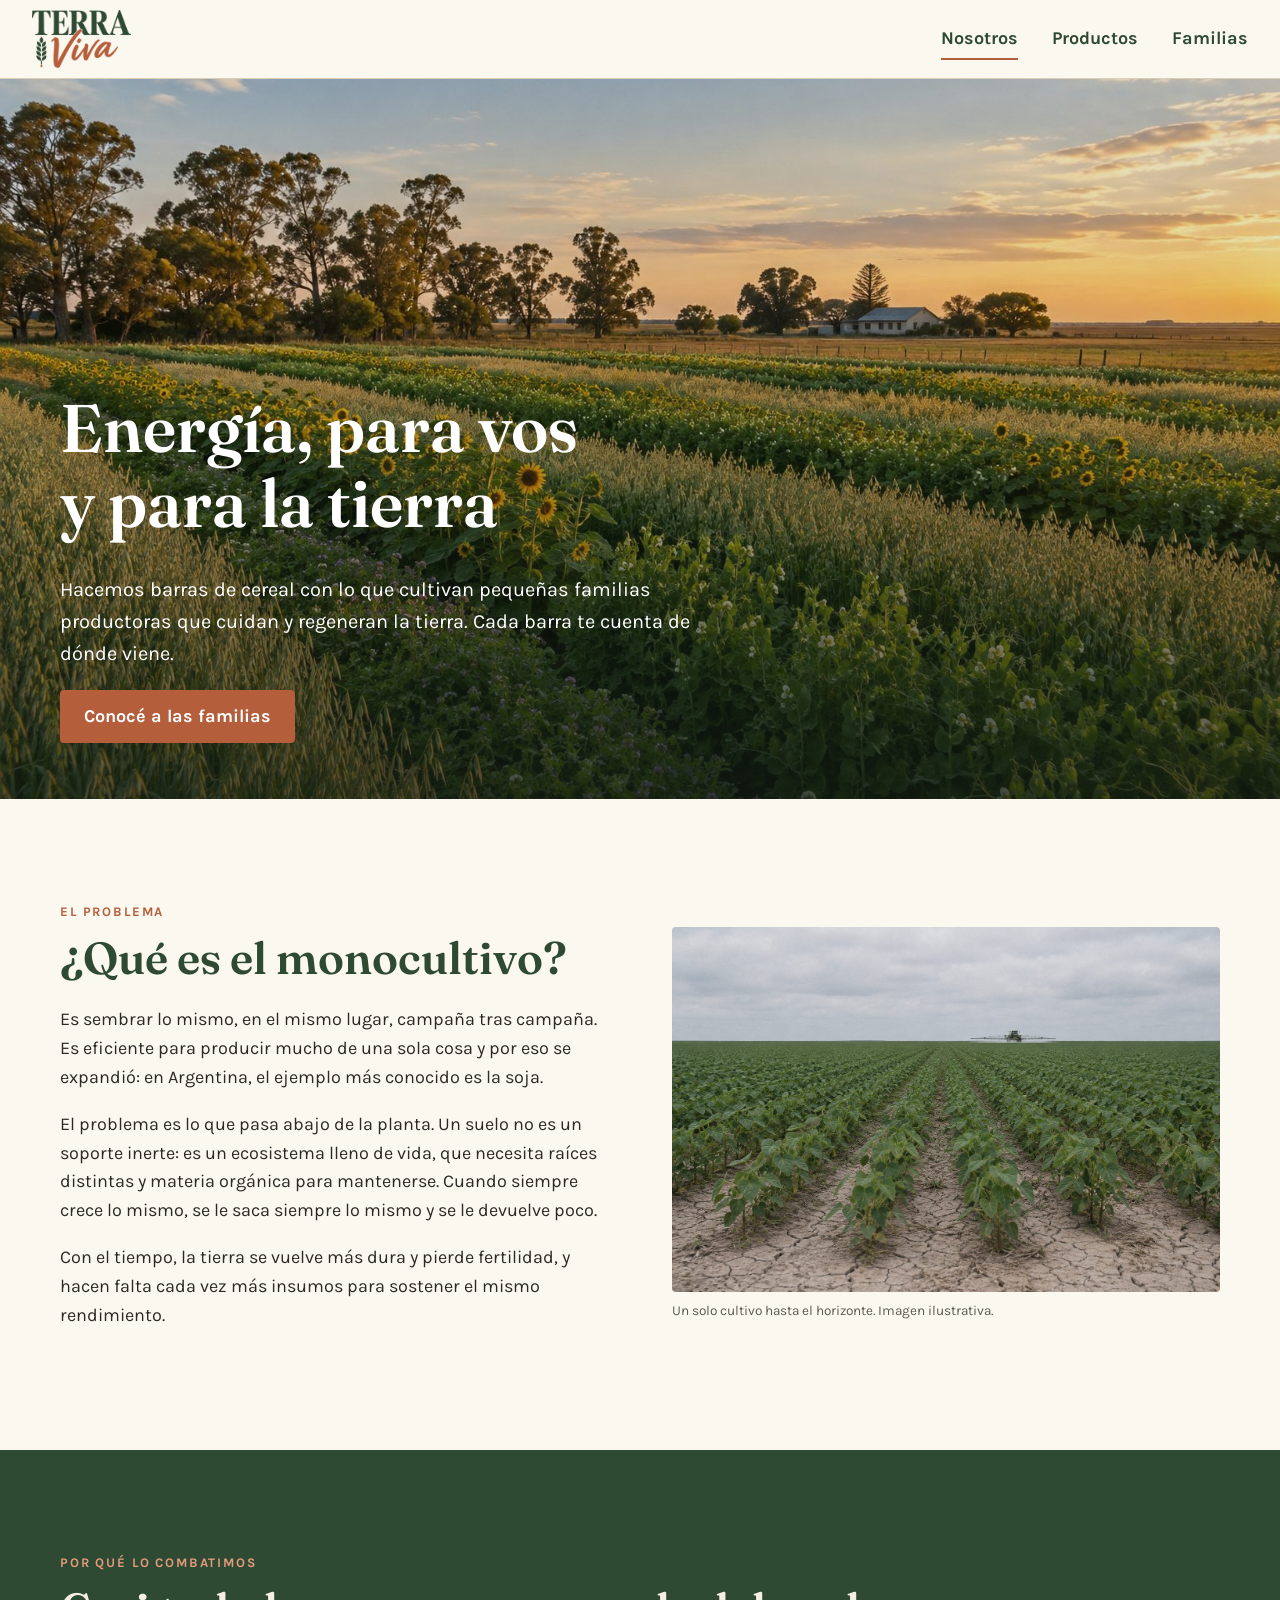
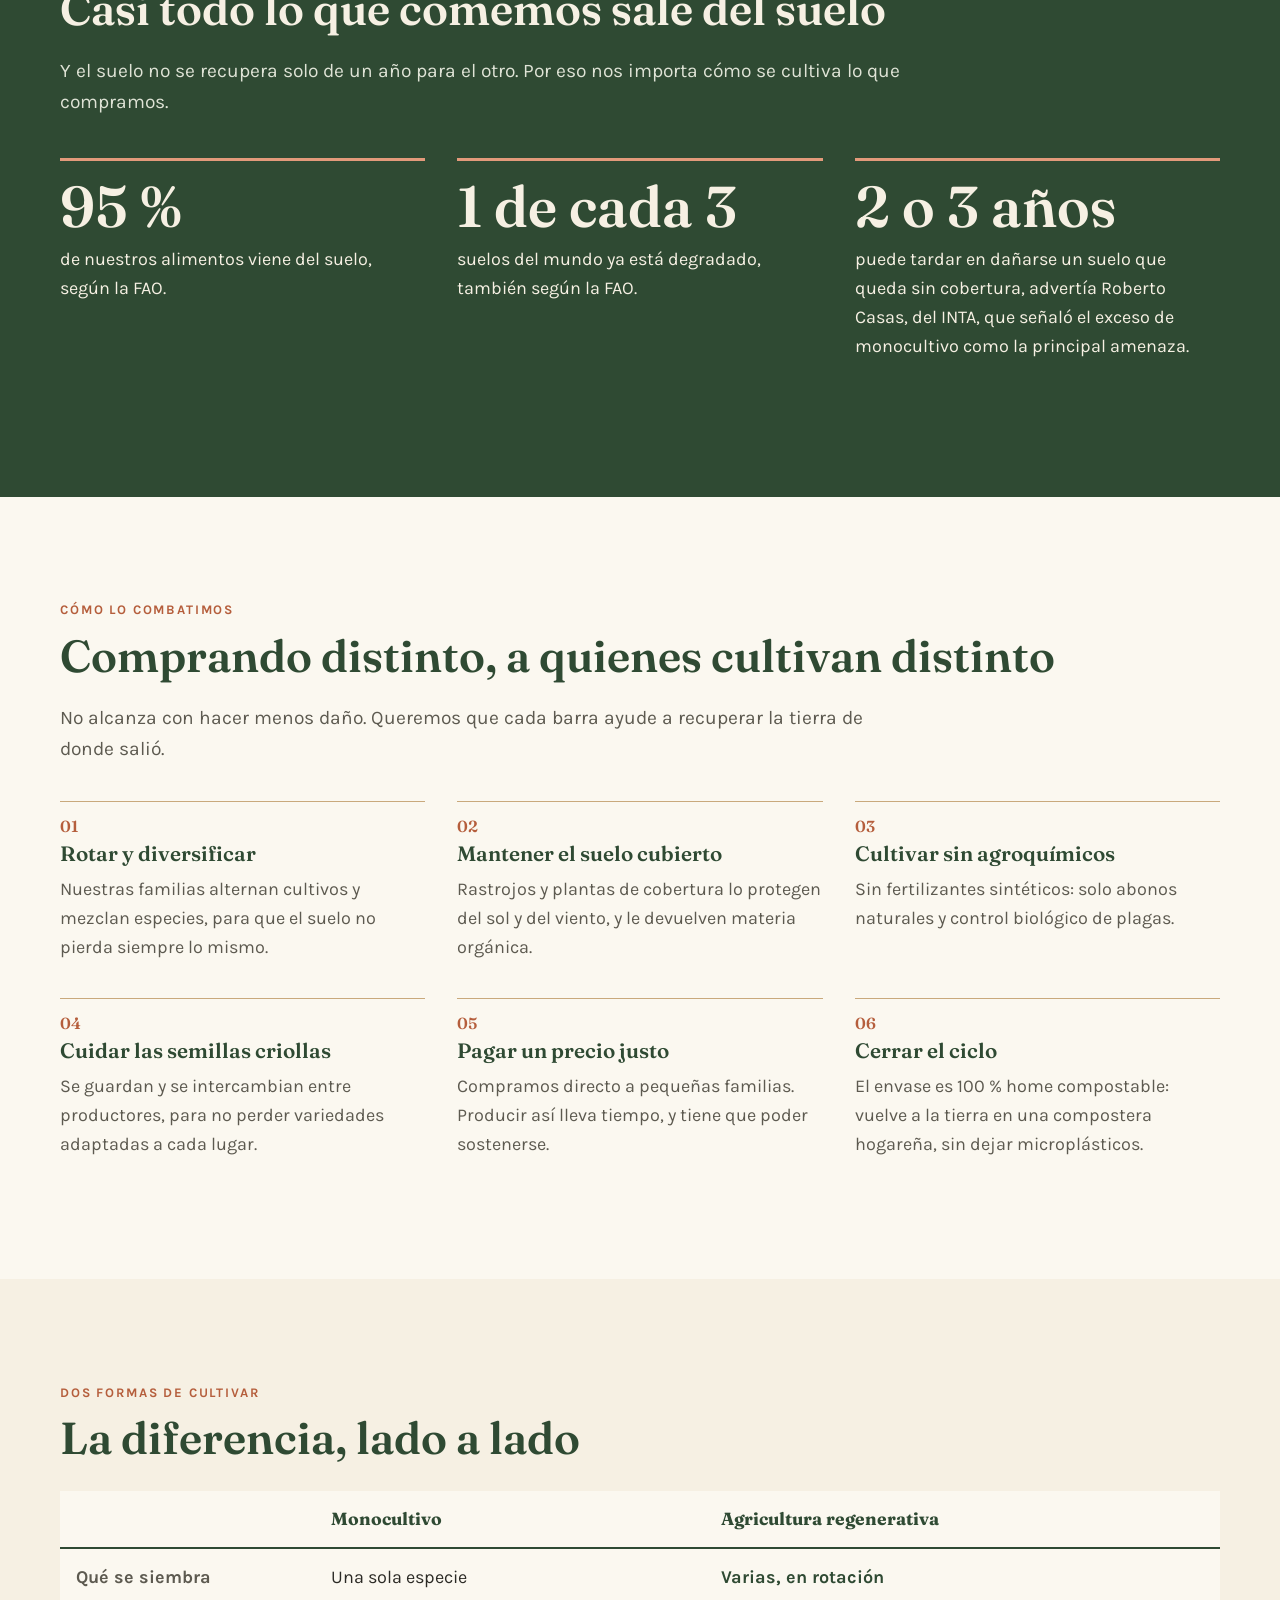
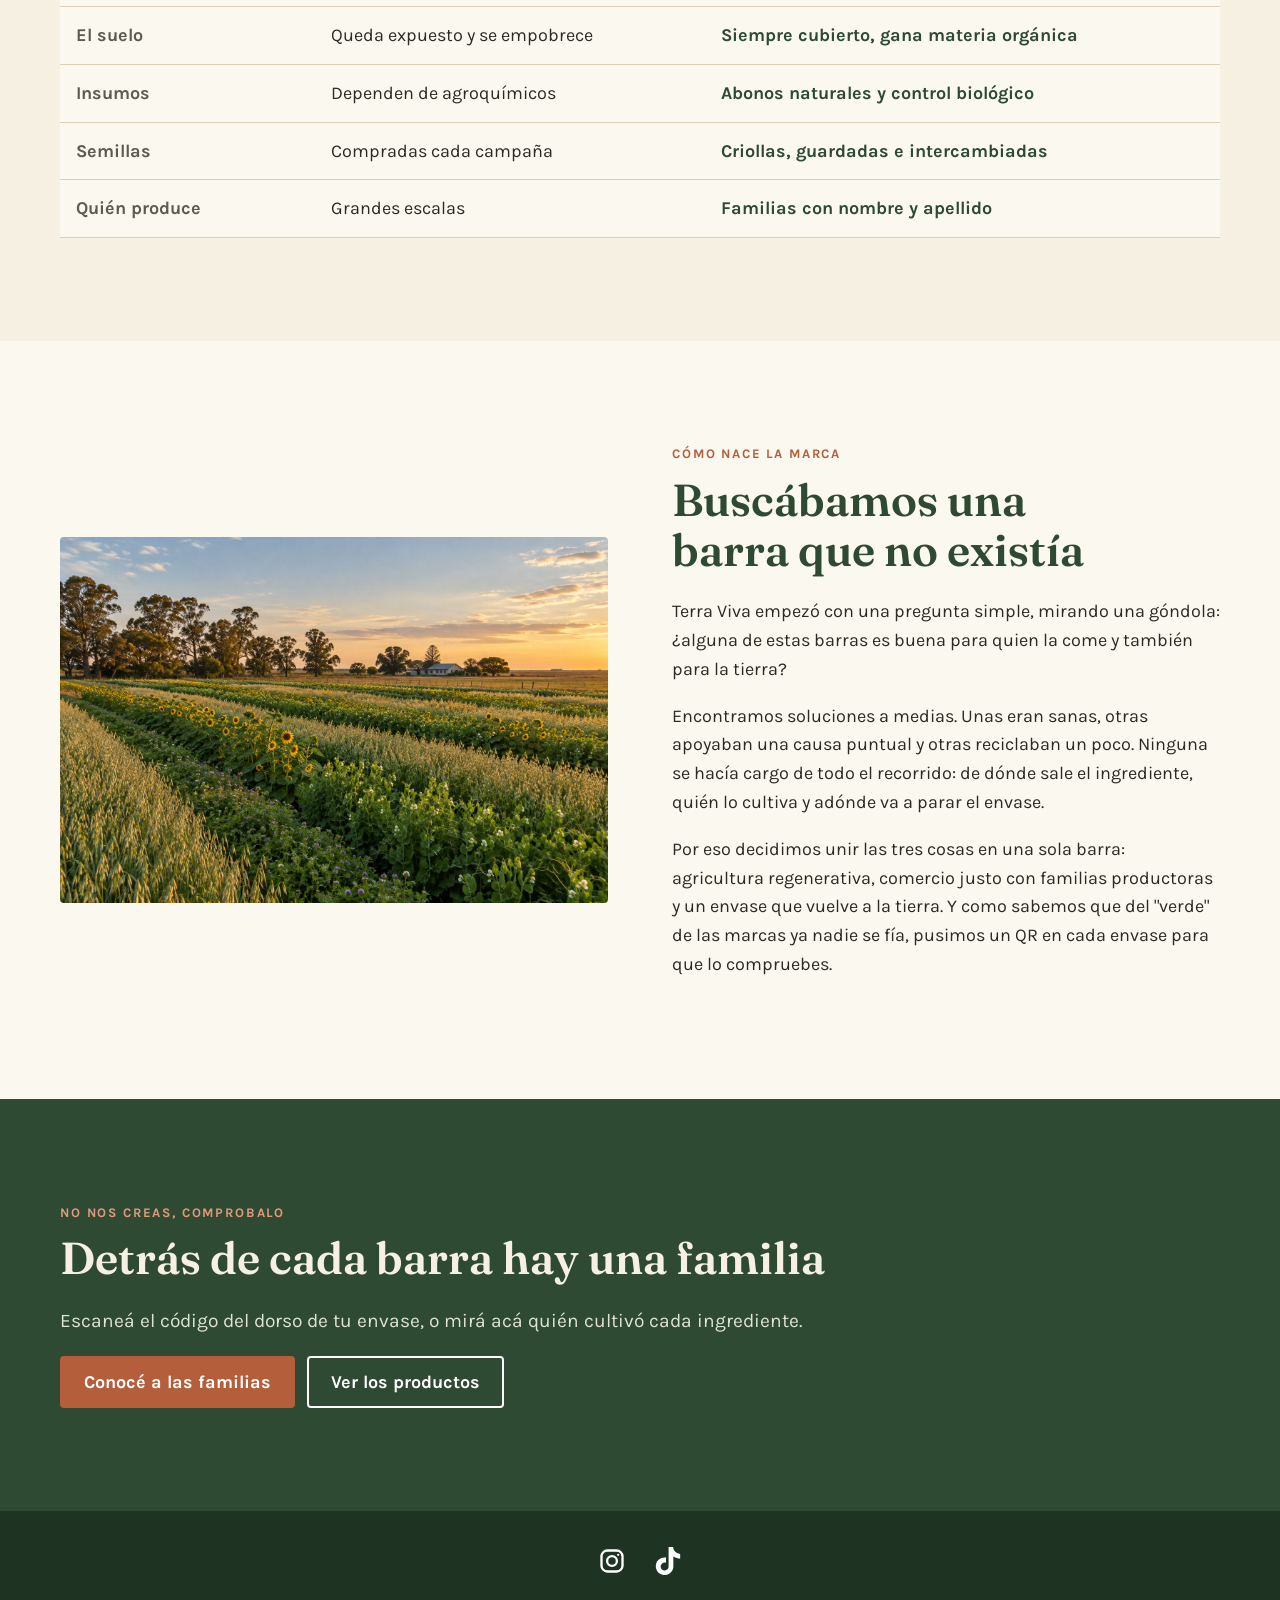
<file: index.html>
<!doctype html>
<html lang="es-AR">
<head>
  <meta charset="utf-8">
  <meta name="viewport" content="width=device-width, initial-scale=1">
  <title>Nosotros | Terra Viva</title>
  <meta name="description" content="Terra Viva hace barras de cereal con ingredientes de agricultura regenerativa, comprados con comercio justo a pequeñas familias productoras.">
  <link rel="preconnect" href="https://fonts.googleapis.com">
  <link rel="stylesheet" href="https://fonts.googleapis.com/css2?family=Fraunces:opsz,wght@9..144,500;9..144,600&family=Karla:wght@400;700&display=swap">
  <link rel="stylesheet" href="css/estilos.css">
</head>
<body>
  <header class="cabecera">
    <div class="contenedor cabecera__fila">
      <a class="cabecera__logo" href="index.html"><img src="img/logo.png" alt="Terra Viva"></a>
      <nav class="menu" aria-label="Principal">
        <a href="index.html" aria-current="page">Nosotros</a>
        <a href="productos.html">Productos</a>
        <a href="familias.html">Familias</a>
      </nav>
    </div>
  </header>

  <main>
    <section class="portada">
      <div class="contenedor portada__texto">
        <h1>Energía, para vos y para la tierra</h1>
        <p>Hacemos barras de cereal con lo que cultivan pequeñas familias productoras que cuidan y regeneran la tierra. Cada barra te cuenta de dónde viene.</p>
        <div class="botones">
          <a class="boton" href="familias.html">Conocé a las familias</a>
        </div>
      </div>
    </section>

    <section class="seccion">
      <div class="contenedor dos-columnas">
        <div>
          <span class="volanta">El problema</span>
          <h2>¿Qué es el monocultivo?</h2>
          <p>Es sembrar lo mismo, en el mismo lugar, campaña tras campaña. Es eficiente para producir mucho de una sola cosa y por eso se expandió: en Argentina, el ejemplo más conocido es la soja.</p>
          <p>El problema es lo que pasa abajo de la planta. Un suelo no es un soporte inerte: es un ecosistema lleno de vida, que necesita raíces distintas y materia orgánica para mantenerse. Cuando siempre crece lo mismo, se le saca siempre lo mismo y se le devuelve poco.</p>
          <p>Con el tiempo, la tierra se vuelve más dura y pierde fertilidad, y hacen falta cada vez más insumos para sostener el mismo rendimiento.</p>
        </div>
        <figure style="margin:0">
          <img src="img/monocultivo.jpg" alt="Campo de un solo cultivo hasta el horizonte, con la tierra agrietada en primer plano" loading="lazy">
          <figcaption class="epigrafe">Un solo cultivo hasta el horizonte. Imagen ilustrativa.</figcaption>
        </figure>
      </div>
    </section>

    <section class="seccion seccion--verde">
      <div class="contenedor">
        <span class="volanta">Por qué lo combatimos</span>
        <h2>Casi todo lo que comemos sale del suelo</h2>
        <p class="bajada">Y el suelo no se recupera solo de un año para el otro. Por eso nos importa cómo se cultiva lo que compramos.</p>
        <div class="datos">
          <div class="dato">
            <strong>95 %</strong>
            <p>de nuestros alimentos viene del suelo, según la FAO.</p>
          </div>
          <div class="dato">
            <strong>1 de cada 3</strong>
            <p>suelos del mundo ya está degradado, también según la FAO.</p>
          </div>
          <div class="dato">
            <strong>2 o 3 años</strong>
            <p>puede tardar en dañarse un suelo que queda sin cobertura, advertía Roberto Casas, del INTA, que señaló el exceso de monocultivo como la principal amenaza.</p>
          </div>
        </div>
      </div>
    </section>

    <section class="seccion">
      <div class="contenedor">
        <span class="volanta">Cómo lo combatimos</span>
        <h2>Comprando distinto, a quienes cultivan distinto</h2>
        <p class="bajada">No alcanza con hacer menos daño. Queremos que cada barra ayude a recuperar la tierra de donde salió.</p>
        <ol class="pasos">
          <li><h3>Rotar y diversificar</h3><p>Nuestras familias alternan cultivos y mezclan especies, para que el suelo no pierda siempre lo mismo.</p></li>
          <li><h3>Mantener el suelo cubierto</h3><p>Rastrojos y plantas de cobertura lo protegen del sol y del viento, y le devuelven materia orgánica.</p></li>
          <li><h3>Cultivar sin agroquímicos</h3><p>Sin fertilizantes sintéticos: solo abonos naturales y control biológico de plagas.</p></li>
          <li><h3>Cuidar las semillas criollas</h3><p>Se guardan y se intercambian entre productores, para no perder variedades adaptadas a cada lugar.</p></li>
          <li><h3>Pagar un precio justo</h3><p>Compramos directo a pequeñas familias. Producir así lleva tiempo, y tiene que poder sostenerse.</p></li>
          <li><h3>Cerrar el ciclo</h3><p>El envase es 100 % home compostable: vuelve a la tierra en una compostera hogareña, sin dejar microplásticos.</p></li>
        </ol>
      </div>
    </section>

    <section class="seccion seccion--crema">
      <div class="contenedor">
        <span class="volanta">Dos formas de cultivar</span>
        <h2>La diferencia, lado a lado</h2>
        <table class="comparacion">
          <thead><tr><th></th><th>Monocultivo</th><th>Agricultura regenerativa</th></tr></thead>
          <tbody>
            <tr><th>Qué se siembra</th><td>Una sola especie</td><td>Varias, en rotación</td></tr>
            <tr><th>El suelo</th><td>Queda expuesto y se empobrece</td><td>Siempre cubierto, gana materia orgánica</td></tr>
            <tr><th>Insumos</th><td>Dependen de agroquímicos</td><td>Abonos naturales y control biológico</td></tr>
            <tr><th>Semillas</th><td>Compradas cada campaña</td><td>Criollas, guardadas e intercambiadas</td></tr>
            <tr><th>Quién produce</th><td>Grandes escalas</td><td>Familias con nombre y apellido</td></tr>
          </tbody>
        </table>
      </div>
    </section>

    <section class="seccion">
      <div class="contenedor dos-columnas">
        <figure style="margin:0">
          <img src="img/hero.jpg" alt="Campo con franjas de avena, girasol y arveja al atardecer" loading="lazy">
        </figure>
        <div>
          <span class="volanta">Cómo nace la marca</span>
          <h2>Buscábamos una barra que no existía</h2>
          <p>Terra Viva empezó con una pregunta simple, mirando una góndola: ¿alguna de estas barras es buena para quien la come y también para la tierra?</p>
          <p>Encontramos soluciones a medias. Unas eran sanas, otras apoyaban una causa puntual y otras reciclaban un poco. Ninguna se hacía cargo de todo el recorrido: de dónde sale el ingrediente, quién lo cultiva y adónde va a parar el envase.</p>
          <p>Por eso decidimos unir las tres cosas en una sola barra: agricultura regenerativa, comercio justo con familias productoras y un envase que vuelve a la tierra. Y como sabemos que del "verde" de las marcas ya nadie se fía, pusimos un QR en cada envase para que lo compruebes.</p>
        </div>
      </div>
    </section>

    <section class="seccion seccion--verde">
      <div class="contenedor">
        <span class="volanta">No nos creas, comprobalo</span>
        <h2>Detrás de cada barra hay una familia</h2>
        <p class="bajada">Escaneá el código del dorso de tu envase, o mirá acá quién cultivó cada ingrediente.</p>
        <div class="botones">
          <a class="boton" href="familias.html">Conocé a las familias</a>
          <a class="boton boton--borde" style="color:#fff" href="productos.html">Ver los productos</a>
        </div>
      </div>
    </section>
  </main>

  <footer class="pie">
    <div class="contenedor pie__fila">
      <a href="#" aria-label="Instagram">
        <svg viewBox="0 0 24 24" width="28" height="28" fill="none" stroke="currentColor" stroke-width="2" aria-hidden="true"><rect x="3" y="3" width="18" height="18" rx="5"/><circle cx="12" cy="12" r="4.2"/><circle cx="17.3" cy="6.7" r="1" fill="currentColor" stroke="none"/></svg>
      </a>
      <a href="#" aria-label="TikTok">
        <svg viewBox="0 0 24 24" width="28" height="28" fill="currentColor" aria-hidden="true"><path d="M12.525.02c1.31-.02 2.61-.01 3.91-.02.08 1.53.63 3.09 1.75 4.17 1.12 1.11 2.7 1.62 4.24 1.79v4.03c-1.44-.05-2.89-.35-4.2-.97-.57-.26-1.1-.59-1.62-.93-.01 2.92.01 5.84-.02 8.75-.08 1.4-.54 2.79-1.35 3.94-1.31 1.92-3.58 3.17-5.91 3.21-1.43.08-2.86-.31-4.08-1.03-2.02-1.19-3.44-3.37-3.65-5.71-.02-.5-.03-1-.01-1.49.18-1.9 1.12-3.72 2.58-4.96 1.66-1.44 3.98-2.13 6.15-1.72.02 1.48-.04 2.96-.04 4.44-.99-.32-2.15-.23-3.02.37-.63.41-1.11 1.04-1.36 1.75-.21.51-.15 1.07-.14 1.61.24 1.64 1.82 3.02 3.5 2.87 1.12-.01 2.19-.66 2.77-1.61.19-.33.4-.67.41-1.06.1-1.79.06-3.57.07-5.36.01-4.03-.01-8.05.02-12.07z"/></svg>
      </a>
    </div>
  </footer></body>
</html>
</file>
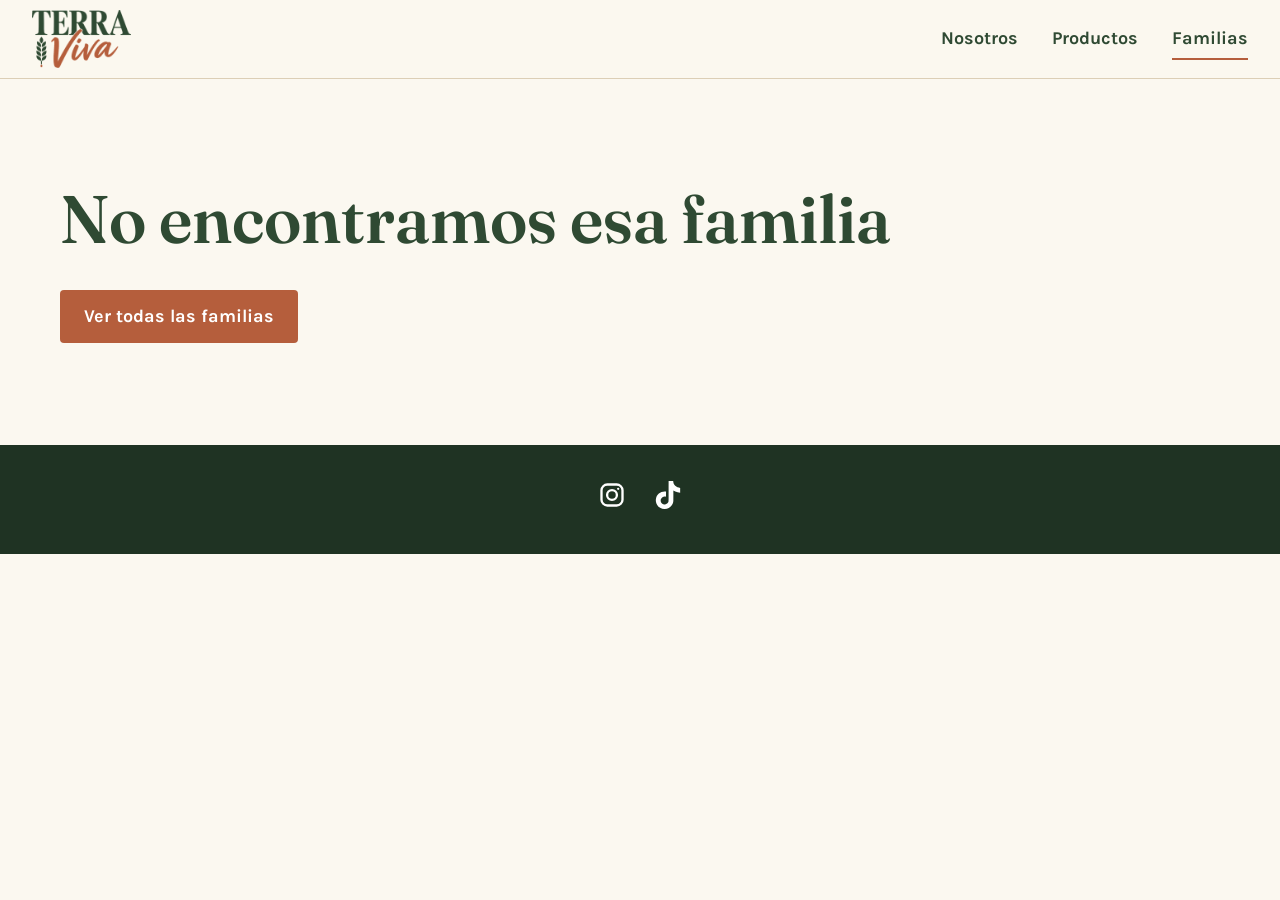
<file: familia.html>
<!doctype html>
<html lang="es-AR">
<head>
  <meta charset="utf-8">
  <meta name="viewport" content="width=device-width, initial-scale=1">
  <title>Familia | Terra Viva</title>
  <link rel="preconnect" href="https://fonts.googleapis.com">
  <link rel="stylesheet" href="https://fonts.googleapis.com/css2?family=Fraunces:opsz,wght@9..144,500;9..144,600&family=Karla:wght@400;700&display=swap">
  <link rel="stylesheet" href="css/estilos.css">
</head>
<body>
  <header class="cabecera">
    <div class="contenedor cabecera__fila">
      <a class="cabecera__logo" href="index.html"><img src="img/logo.png" alt="Terra Viva"></a>
      <nav class="menu" aria-label="Principal">
        <a href="index.html">Nosotros</a>
        <a href="productos.html">Productos</a>
        <a href="familias.html" aria-current="page">Familias</a>
      </nav>
    </div>
  </header>

  <main id="familia"></main>

  <footer class="pie">
    <div class="contenedor pie__fila">
      <a href="#" aria-label="Instagram">
        <svg viewBox="0 0 24 24" width="28" height="28" fill="none" stroke="currentColor" stroke-width="2" aria-hidden="true"><rect x="3" y="3" width="18" height="18" rx="5"/><circle cx="12" cy="12" r="4.2"/><circle cx="17.3" cy="6.7" r="1" fill="currentColor" stroke="none"/></svg>
      </a>
      <a href="#" aria-label="TikTok">
        <svg viewBox="0 0 24 24" width="28" height="28" fill="currentColor" aria-hidden="true"><path d="M12.525.02c1.31-.02 2.61-.01 3.91-.02.08 1.53.63 3.09 1.75 4.17 1.12 1.11 2.7 1.62 4.24 1.79v4.03c-1.44-.05-2.89-.35-4.2-.97-.57-.26-1.1-.59-1.62-.93-.01 2.92.01 5.84-.02 8.75-.08 1.4-.54 2.79-1.35 3.94-1.31 1.92-3.58 3.17-5.91 3.21-1.43.08-2.86-.31-4.08-1.03-2.02-1.19-3.44-3.37-3.65-5.71-.02-.5-.03-1-.01-1.49.18-1.9 1.12-3.72 2.58-4.96 1.66-1.44 3.98-2.13 6.15-1.72.02 1.48-.04 2.96-.04 4.44-.99-.32-2.15-.23-3.02.37-.63.41-1.11 1.04-1.36 1.75-.21.51-.15 1.07-.14 1.61.24 1.64 1.82 3.02 3.5 2.87 1.12-.01 2.19-.66 2.77-1.61.19-.33.4-.67.41-1.06.1-1.79.06-3.57.07-5.36.01-4.03-.01-8.05.02-12.07z"/></svg>
      </a>
    </div>
  </footer>
  <script src="js/datos.js"></script>
  <script src="js/app.js"></script>
</body>
</html>
</file>
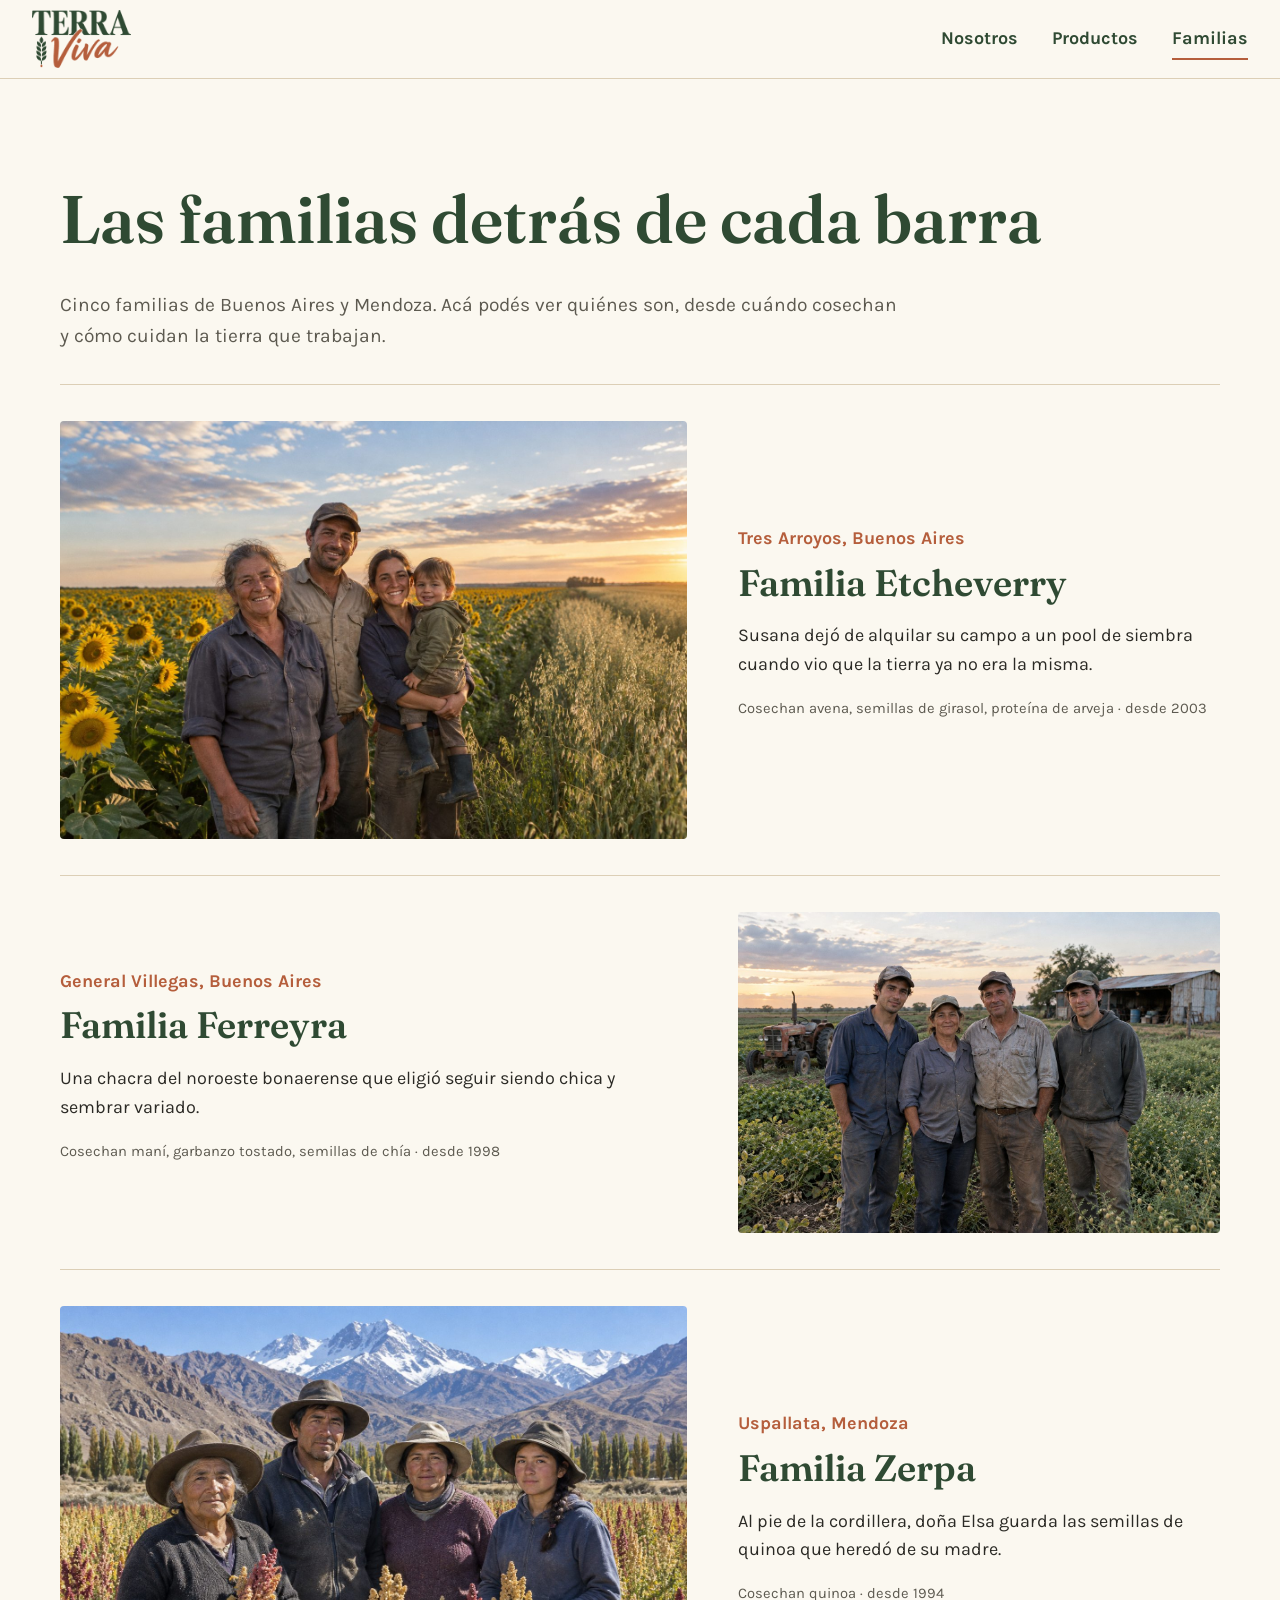
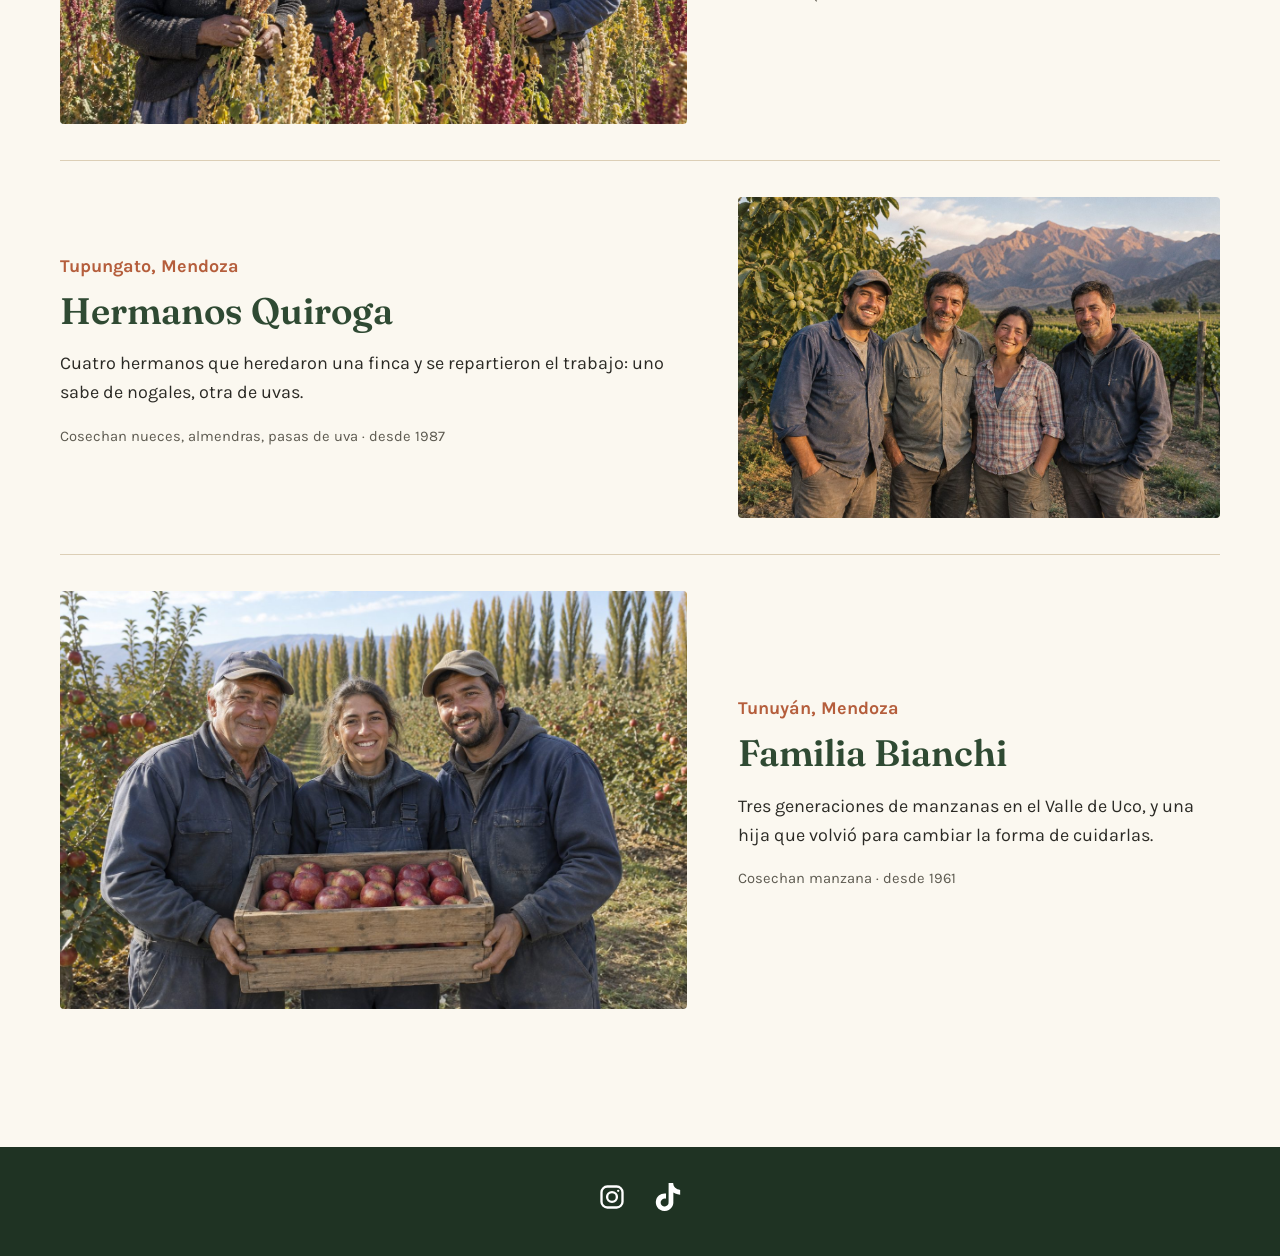
<file: familias.html>
<!doctype html>
<html lang="es-AR">
<head>
  <meta charset="utf-8">
  <meta name="viewport" content="width=device-width, initial-scale=1">
  <title>Familias | Terra Viva</title>
  <meta name="description" content="Conocé a las familias que cultivan los ingredientes de cada barra Terra Viva.">
  <link rel="preconnect" href="https://fonts.googleapis.com">
  <link rel="stylesheet" href="https://fonts.googleapis.com/css2?family=Fraunces:opsz,wght@9..144,500;9..144,600&family=Karla:wght@400;700&display=swap">
  <link rel="stylesheet" href="css/estilos.css">
</head>
<body>
  <header class="cabecera">
    <div class="contenedor cabecera__fila">
      <a class="cabecera__logo" href="index.html"><img src="img/logo.png" alt="Terra Viva"></a>
      <nav class="menu" aria-label="Principal">
        <a href="index.html">Nosotros</a>
        <a href="productos.html">Productos</a>
        <a href="familias.html" aria-current="page">Familias</a>
      </nav>
    </div>
  </header>

  <main>
    <section class="seccion">
      <div class="contenedor">
        <h1>Las familias detrás de cada barra</h1>
        <p class="bajada">Cinco familias de Buenos Aires y Mendoza. Acá podés ver quiénes son, desde cuándo cosechan y cómo cuidan la tierra que trabajan.</p>
        <div id="aviso-barra"></div>
        <div id="familias" style="margin-top:32px"></div>
      </div>
    </section>
  </main>

  <footer class="pie">
    <div class="contenedor pie__fila">
      <a href="#" aria-label="Instagram">
        <svg viewBox="0 0 24 24" width="28" height="28" fill="none" stroke="currentColor" stroke-width="2" aria-hidden="true"><rect x="3" y="3" width="18" height="18" rx="5"/><circle cx="12" cy="12" r="4.2"/><circle cx="17.3" cy="6.7" r="1" fill="currentColor" stroke="none"/></svg>
      </a>
      <a href="#" aria-label="TikTok">
        <svg viewBox="0 0 24 24" width="28" height="28" fill="currentColor" aria-hidden="true"><path d="M12.525.02c1.31-.02 2.61-.01 3.91-.02.08 1.53.63 3.09 1.75 4.17 1.12 1.11 2.7 1.62 4.24 1.79v4.03c-1.44-.05-2.89-.35-4.2-.97-.57-.26-1.1-.59-1.62-.93-.01 2.92.01 5.84-.02 8.75-.08 1.4-.54 2.79-1.35 3.94-1.31 1.92-3.58 3.17-5.91 3.21-1.43.08-2.86-.31-4.08-1.03-2.02-1.19-3.44-3.37-3.65-5.71-.02-.5-.03-1-.01-1.49.18-1.9 1.12-3.72 2.58-4.96 1.66-1.44 3.98-2.13 6.15-1.72.02 1.48-.04 2.96-.04 4.44-.99-.32-2.15-.23-3.02.37-.63.41-1.11 1.04-1.36 1.75-.21.51-.15 1.07-.14 1.61.24 1.64 1.82 3.02 3.5 2.87 1.12-.01 2.19-.66 2.77-1.61.19-.33.4-.67.41-1.06.1-1.79.06-3.57.07-5.36.01-4.03-.01-8.05.02-12.07z"/></svg>
      </a>
    </div>
  </footer>
  <script src="js/datos.js"></script>
  <script src="js/app.js"></script>
</body>
</html>
</file>
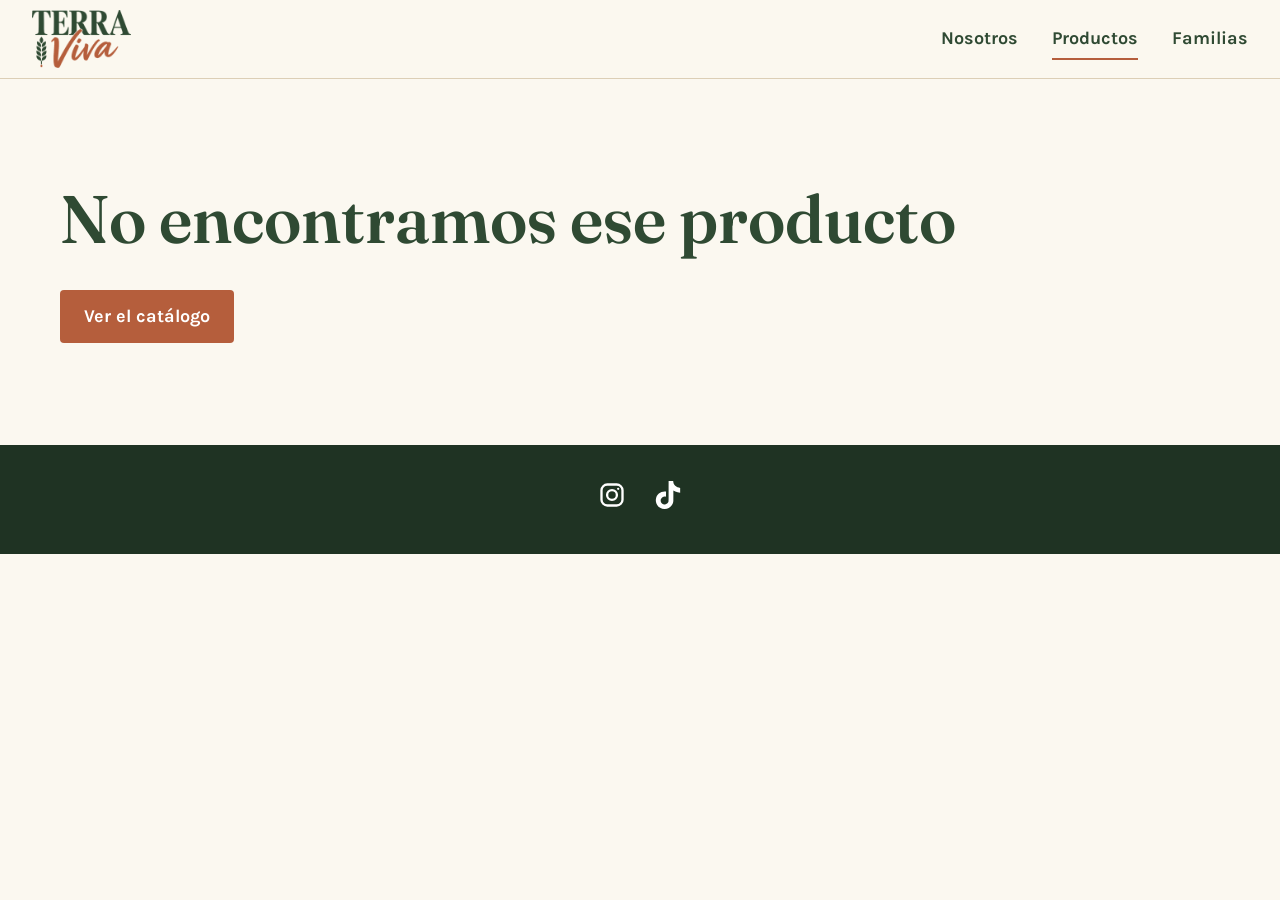
<file: producto.html>
<!doctype html>
<html lang="es-AR">
<head>
  <meta charset="utf-8">
  <meta name="viewport" content="width=device-width, initial-scale=1">
  <title>Producto | Terra Viva</title>
  <link rel="preconnect" href="https://fonts.googleapis.com">
  <link rel="stylesheet" href="https://fonts.googleapis.com/css2?family=Fraunces:opsz,wght@9..144,500;9..144,600&family=Karla:wght@400;700&display=swap">
  <link rel="stylesheet" href="css/estilos.css">
</head>
<body>
  <header class="cabecera">
    <div class="contenedor cabecera__fila">
      <a class="cabecera__logo" href="index.html"><img src="img/logo.png" alt="Terra Viva"></a>
      <nav class="menu" aria-label="Principal">
        <a href="index.html">Nosotros</a>
        <a href="productos.html" aria-current="page">Productos</a>
        <a href="familias.html">Familias</a>
      </nav>
    </div>
  </header>

  <main id="producto"></main>

  <footer class="pie">
    <div class="contenedor pie__fila">
      <a href="#" aria-label="Instagram">
        <svg viewBox="0 0 24 24" width="28" height="28" fill="none" stroke="currentColor" stroke-width="2" aria-hidden="true"><rect x="3" y="3" width="18" height="18" rx="5"/><circle cx="12" cy="12" r="4.2"/><circle cx="17.3" cy="6.7" r="1" fill="currentColor" stroke="none"/></svg>
      </a>
      <a href="#" aria-label="TikTok">
        <svg viewBox="0 0 24 24" width="28" height="28" fill="currentColor" aria-hidden="true"><path d="M12.525.02c1.31-.02 2.61-.01 3.91-.02.08 1.53.63 3.09 1.75 4.17 1.12 1.11 2.7 1.62 4.24 1.79v4.03c-1.44-.05-2.89-.35-4.2-.97-.57-.26-1.1-.59-1.62-.93-.01 2.92.01 5.84-.02 8.75-.08 1.4-.54 2.79-1.35 3.94-1.31 1.92-3.58 3.17-5.91 3.21-1.43.08-2.86-.31-4.08-1.03-2.02-1.19-3.44-3.37-3.65-5.71-.02-.5-.03-1-.01-1.49.18-1.9 1.12-3.72 2.58-4.96 1.66-1.44 3.98-2.13 6.15-1.72.02 1.48-.04 2.96-.04 4.44-.99-.32-2.15-.23-3.02.37-.63.41-1.11 1.04-1.36 1.75-.21.51-.15 1.07-.14 1.61.24 1.64 1.82 3.02 3.5 2.87 1.12-.01 2.19-.66 2.77-1.61.19-.33.4-.67.41-1.06.1-1.79.06-3.57.07-5.36.01-4.03-.01-8.05.02-12.07z"/></svg>
      </a>
    </div>
  </footer>
  <script src="js/datos.js"></script>
  <script src="js/app.js"></script>
</body>
</html>
</file>
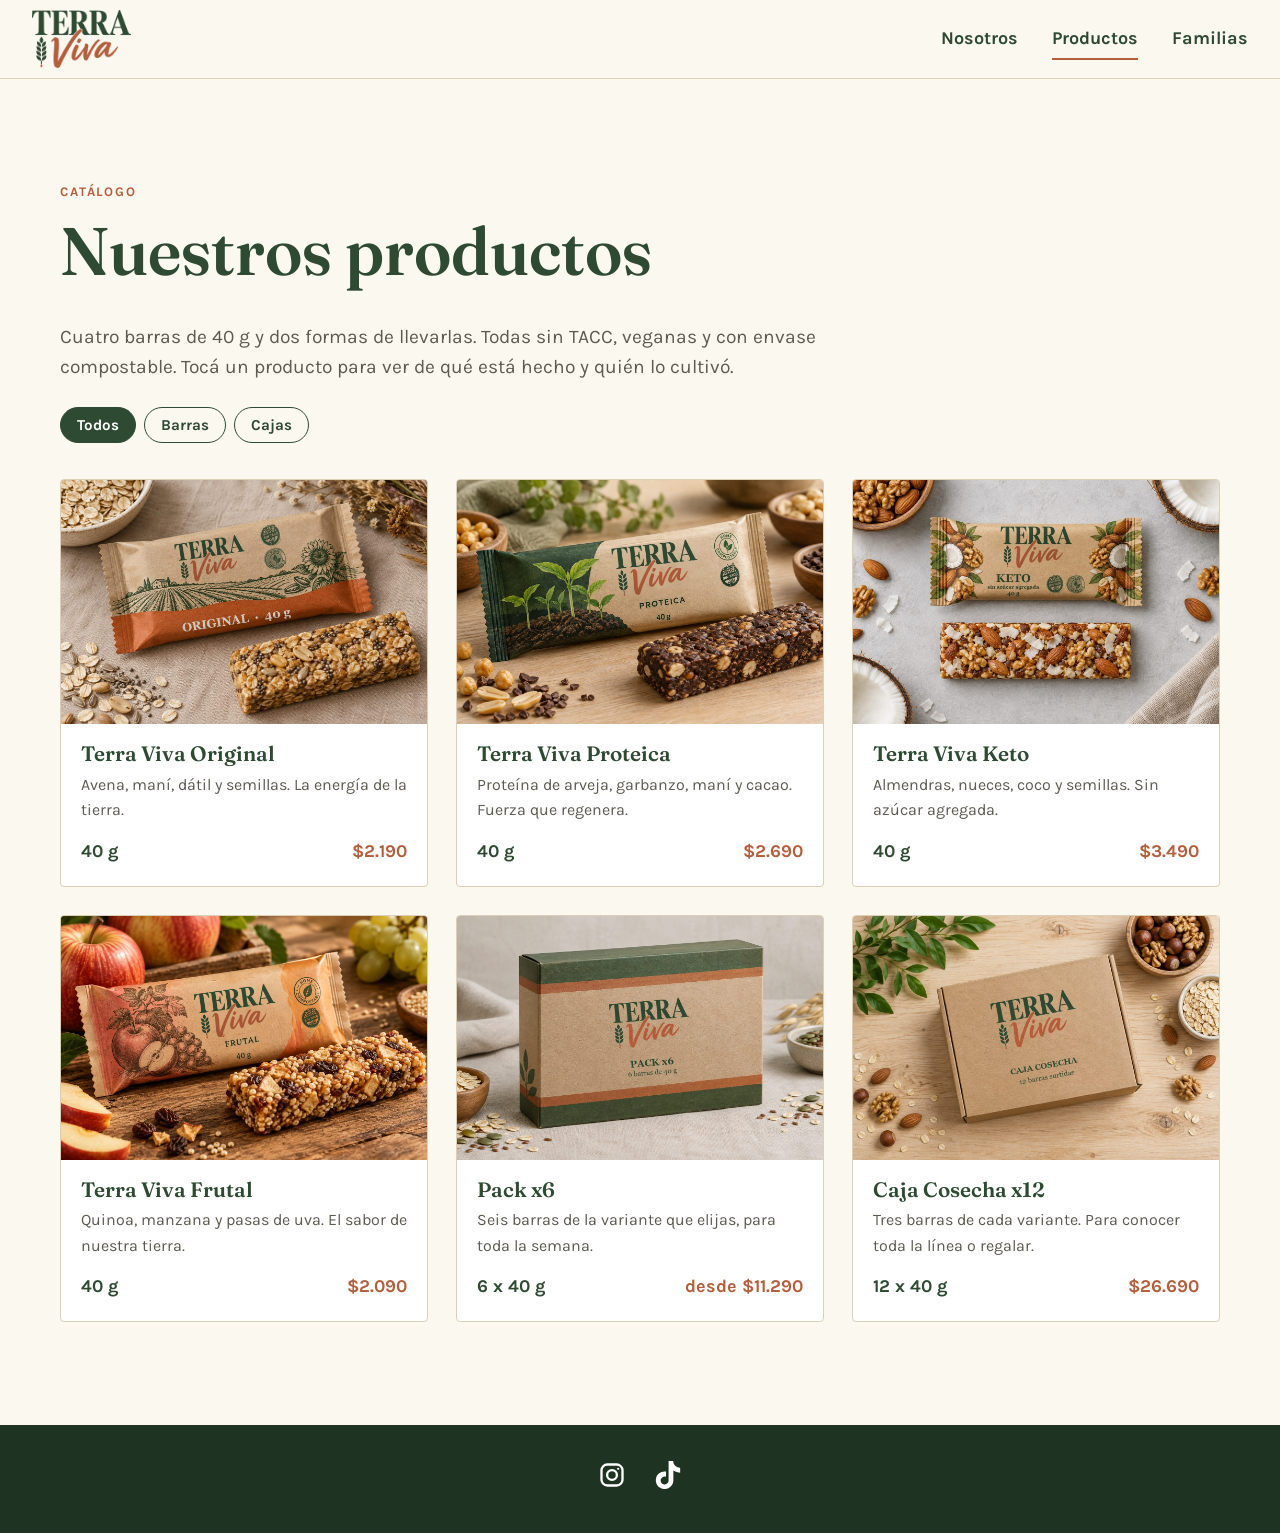
<file: productos.html>
<!doctype html>
<html lang="es-AR">
<head>
  <meta charset="utf-8">
  <meta name="viewport" content="width=device-width, initial-scale=1">
  <title>Productos | Terra Viva</title>
  <meta name="description" content="Catálogo de Terra Viva: cuatro barras de cereal, packs x6 y la Caja Cosecha x12.">
  <link rel="preconnect" href="https://fonts.googleapis.com">
  <link rel="stylesheet" href="https://fonts.googleapis.com/css2?family=Fraunces:opsz,wght@9..144,500;9..144,600&family=Karla:wght@400;700&display=swap">
  <link rel="stylesheet" href="css/estilos.css">
</head>
<body>
  <header class="cabecera">
    <div class="contenedor cabecera__fila">
      <a class="cabecera__logo" href="index.html"><img src="img/logo.png" alt="Terra Viva"></a>
      <nav class="menu" aria-label="Principal">
        <a href="index.html">Nosotros</a>
        <a href="productos.html" aria-current="page">Productos</a>
        <a href="familias.html">Familias</a>
      </nav>
    </div>
  </header>

  <main>
    <section class="seccion">
      <div class="contenedor">
        <span class="volanta">Catálogo</span>
        <h1>Nuestros productos</h1>
        <p class="bajada">Cuatro barras de 40 g y dos formas de llevarlas. Todas sin TACC, veganas y con envase compostable. Tocá un producto para ver de qué está hecho y quién lo cultivó.</p>
        <div class="filtros" role="group" aria-label="Filtrar productos">
          <button class="filtro" type="button" data-tipo="todos">Todos</button>
          <button class="filtro" type="button" data-tipo="barra">Barras</button>
          <button class="filtro" type="button" data-tipo="caja">Cajas</button>
        </div>
        <div id="catalogo" class="catalogo"></div>
      </div>
    </section>
  </main>

  <footer class="pie">
    <div class="contenedor pie__fila">
      <a href="#" aria-label="Instagram">
        <svg viewBox="0 0 24 24" width="28" height="28" fill="none" stroke="currentColor" stroke-width="2" aria-hidden="true"><rect x="3" y="3" width="18" height="18" rx="5"/><circle cx="12" cy="12" r="4.2"/><circle cx="17.3" cy="6.7" r="1" fill="currentColor" stroke="none"/></svg>
      </a>
      <a href="#" aria-label="TikTok">
        <svg viewBox="0 0 24 24" width="28" height="28" fill="currentColor" aria-hidden="true"><path d="M12.525.02c1.31-.02 2.61-.01 3.91-.02.08 1.53.63 3.09 1.75 4.17 1.12 1.11 2.7 1.62 4.24 1.79v4.03c-1.44-.05-2.89-.35-4.2-.97-.57-.26-1.1-.59-1.62-.93-.01 2.92.01 5.84-.02 8.75-.08 1.4-.54 2.79-1.35 3.94-1.31 1.92-3.58 3.17-5.91 3.21-1.43.08-2.86-.31-4.08-1.03-2.02-1.19-3.44-3.37-3.65-5.71-.02-.5-.03-1-.01-1.49.18-1.9 1.12-3.72 2.58-4.96 1.66-1.44 3.98-2.13 6.15-1.72.02 1.48-.04 2.96-.04 4.44-.99-.32-2.15-.23-3.02.37-.63.41-1.11 1.04-1.36 1.75-.21.51-.15 1.07-.14 1.61.24 1.64 1.82 3.02 3.5 2.87 1.12-.01 2.19-.66 2.77-1.61.19-.33.4-.67.41-1.06.1-1.79.06-3.57.07-5.36.01-4.03-.01-8.05.02-12.07z"/></svg>
      </a>
    </div>
  </footer>
  <script src="js/datos.js"></script>
  <script src="js/app.js"></script>
</body>
</html>
</file>
<file: css/estilos.css>
/* Terra Viva: paleta de marca y estilos de todo el sitio */
:root {
  --verde: #2f4a33;
  --verde-oscuro: #1f3323;
  --terracota: #b55e3c;
  --salmon: #e39a7b;
  --crema: #f6f0e3;
  --crema-claro: #fbf8f0;
  --kraft: #c9a97c;
  --kraft-claro: #e7d8bd;
  --tinta: #2b2a25;
  --tinta-suave: #5d5a50;
  --linea: #dccfb6;
  --serif: "Fraunces", Georgia, "Times New Roman", serif;
  --sans: "Karla", "Segoe UI", Arial, sans-serif;
  --ancho: 1160px;
}

* { box-sizing: border-box; }
html { scroll-behavior: smooth; }
body {
  margin: 0;
  background: var(--crema-claro);
  color: var(--tinta);
  font: 18px/1.6 var(--sans);
}
img { display: block; max-width: 100%; height: auto; }
a { color: var(--terracota); }
h1, h2, h3 {
  font-family: var(--serif);
  font-weight: 600;
  color: var(--verde);
  line-height: 1.12;
  margin: 0 0 .5em;
  text-wrap: balance;
}
h1 { font-size: clamp(2.3rem, 5.5vw, 4.2rem); }
h2 { font-size: clamp(1.8rem, 3.6vw, 2.8rem); }
h3 { font-size: 1.3rem; }
p { margin: 0 0 1em; }
.contenedor { width: min(var(--ancho), 100% - 40px); margin-inline: auto; }
.seccion { padding: clamp(56px, 8vw, 104px) 0; }
.seccion--crema { background: var(--crema); }
.seccion--verde { background: var(--verde); color: var(--crema); }
.seccion--verde h2, .seccion--verde h3 { color: var(--crema); }
.volanta {
  display: block;
  font-size: .82rem;
  font-weight: 700;
  letter-spacing: .14em;
  text-transform: uppercase;
  color: var(--terracota);
  margin-bottom: .8em;
}
.seccion--verde .volanta { color: var(--salmon); }
.bajada { font-size: 1.2rem; color: var(--tinta-suave); max-width: 44em; }
.seccion--verde .bajada { color: #dfe3d6; }

/* Encabezado */
.cabecera {
  position: sticky;
  top: 0;
  z-index: 10;
  background: rgba(251, 248, 240, .95);
  border-bottom: 1px solid var(--linea);
}
.cabecera__fila {
  width: 100%;
  display: flex;
  align-items: center;
  justify-content: space-between;
  gap: 16px;
  padding: 10px clamp(16px, 2.5vw, 32px);
}
.cabecera__logo img { height: 58px; width: auto; }
.menu { display: flex; gap: clamp(14px, 3vw, 34px); }
.menu a {
  color: var(--verde);
  font-weight: 700;
  text-decoration: none;
  padding: 6px 0;
  border-bottom: 2px solid transparent;
}
.menu a:hover, .menu a[aria-current="page"] { border-color: var(--terracota); }

/* Portada */
.portada {
  position: relative;
  min-height: min(82vh, 720px);
  display: flex;
  align-items: flex-end;
  color: #fff;
  background: var(--verde-oscuro) url("../img/hero.jpg") center / cover;
}
.portada::before {
  content: "";
  position: absolute;
  inset: 0;
  background: linear-gradient(180deg, rgba(20, 30, 20, .1) 30%, rgba(20, 30, 20, .72) 100%);
}
.portada__texto { position: relative; padding: 80px 0 56px; }
.portada h1 { color: #fff; max-width: 13em; }
.portada p { font-size: 1.25rem; max-width: 34em; }
.boton {
  display: inline-block;
  padding: 12px 24px;
  border-radius: 4px;
  background: var(--terracota);
  color: #fff;
  font-weight: 700;
  text-decoration: none;
}
.boton:hover { background: #9c4e30; }
.boton--borde { background: transparent; border: 2px solid currentColor; color: var(--verde); padding: 10px 22px; }
.boton--borde:hover { background: var(--verde); border-color: var(--verde); color: #fff; }
.botones { display: flex; flex-wrap: wrap; gap: 12px; margin-top: 8px; }

/* Texto con imagen */
.dos-columnas {
  display: grid;
  grid-template-columns: 1fr 1fr;
  gap: clamp(28px, 5vw, 64px);
  align-items: center;
}
.dos-columnas img { border-radius: 4px; width: 100%; }
.epigrafe { font-size: .85rem; color: var(--tinta-suave); margin-top: 8px; }

/* Datos */
.datos {
  display: grid;
  grid-template-columns: repeat(3, 1fr);
  gap: 32px;
  margin: 40px 0 16px;
}
.dato { border-top: 3px solid var(--salmon); padding-top: 16px; }
.dato strong {
  display: block;
  font: 600 clamp(2.4rem, 5vw, 3.6rem)/1.05 var(--serif);
  color: var(--crema);
  margin-bottom: 8px;
}
.dato a { color: var(--salmon); font-size: .9rem; }

/* Comparación */
.comparacion { width: 100%; border-collapse: collapse; margin-top: 28px; background: var(--crema-claro); }
.comparacion th, .comparacion td { padding: 14px 16px; text-align: left; border-bottom: 1px solid var(--linea); vertical-align: top; }
.comparacion thead th { font-family: var(--serif); font-size: 1.1rem; color: var(--verde); border-bottom: 2px solid var(--verde); }
.comparacion tbody th { font-weight: 700; width: 22%; color: var(--tinta-suave); }
.comparacion td:last-child { color: var(--verde); font-weight: 700; }

/* Pasos */
.pasos {
  display: grid;
  grid-template-columns: repeat(3, 1fr);
  gap: 36px 32px;
  margin-top: 36px;
  padding: 0;
  list-style: none;
  counter-reset: paso;
}
.pasos li { counter-increment: paso; border-top: 1px solid var(--kraft); padding-top: 14px; }
.pasos li::before {
  content: counter(paso, decimal-leading-zero);
  display: block;
  font: 600 1rem var(--serif);
  color: var(--terracota);
  margin-bottom: 6px;
}
.pasos p { color: var(--tinta-suave); margin: 0; }

/* Catálogo */
.filtros { display: flex; flex-wrap: wrap; gap: 8px; margin: 24px 0 0; }
.filtro {
  font: 700 .95rem var(--sans);
  padding: 8px 16px;
  border: 1.5px solid var(--verde);
  border-radius: 999px;
  background: transparent;
  color: var(--verde);
  cursor: pointer;
  text-decoration: none;
}
.filtro:hover, .filtro[aria-pressed="true"] { background: var(--verde); color: #fff; }
.catalogo {
  display: grid;
  grid-template-columns: repeat(3, 1fr);
  gap: 28px;
  margin-top: 36px;
}
.tarjeta {
  display: flex;
  flex-direction: column;
  background: #fff;
  border: 1px solid var(--linea);
  border-radius: 4px;
  overflow: hidden;
  color: inherit;
  text-decoration: none;
  transition: transform .2s, box-shadow .2s;
}
.tarjeta:hover { transform: translateY(-3px); box-shadow: 0 10px 24px rgba(60, 50, 30, .13); }
.tarjeta img { aspect-ratio: 3 / 2; object-fit: cover; width: 100%; }
.tarjeta__cuerpo { padding: 18px 20px 20px; display: flex; flex-direction: column; flex: 1; }
.tarjeta__cuerpo h3 { margin-bottom: .3em; }
.tarjeta__cuerpo p { color: var(--tinta-suave); font-size: 1rem; margin-bottom: 14px; }
.tarjeta__pie {
  margin-top: auto;
  display: flex;
  justify-content: space-between;
  align-items: baseline;
  font-weight: 700;
  color: var(--verde);
}
.tarjeta__pie span:last-child { color: var(--terracota); }

/* Ficha de producto */
.ficha { display: grid; grid-template-columns: 1.15fr 1fr; gap: clamp(28px, 5vw, 60px); align-items: start; }
.galeria img { width: 100%; border-radius: 4px; }
.galeria__botones { display: flex; gap: 8px; margin-top: 12px; }
.etiquetas { display: flex; flex-wrap: wrap; gap: 6px; padding: 0; margin: 16px 0; list-style: none; }
.etiquetas li { background: var(--kraft-claro); color: var(--verde-oscuro); font-size: .88rem; font-weight: 700; padding: 3px 11px; border-radius: 999px; }
.precio { font: 600 1.7rem var(--serif); color: var(--terracota); margin: 0; }
.nota { font-size: .92rem; color: var(--tinta-suave); }
.ladder { display: grid; grid-template-columns: repeat(3, 1fr); gap: 28px; margin-top: 24px; }
.ladder h3 { font-size: 1rem; color: var(--terracota); font-family: var(--sans); font-weight: 700; margin-bottom: 4px; }

/* Trazabilidad: ingrediente, familia y lugar */
.traza { width: 100%; border-collapse: collapse; margin-top: 24px; }
.traza th, .traza td { text-align: left; padding: 13px 14px 13px 0; border-bottom: 1px solid var(--linea); }
.traza thead th { font-size: .82rem; letter-spacing: .08em; text-transform: uppercase; color: var(--tinta-suave); }
.traza td:first-child { font-weight: 700; color: var(--verde); }
.traza a { font-weight: 700; }

/* Familias */
.familia-fila {
  display: grid;
  grid-template-columns: 1.3fr 1fr;
  gap: clamp(24px, 4vw, 52px);
  align-items: center;
  padding: 36px 0;
  border-top: 1px solid var(--linea);
  color: inherit;
  text-decoration: none;
}
.familia-fila:nth-child(even) img { order: 2; }
.familia-fila img { width: 100%; border-radius: 4px; aspect-ratio: 3 / 2; object-fit: cover; }
.familia-fila h2 { font-size: clamp(1.6rem, 3vw, 2.3rem); }
.familia-fila:hover h2 { color: var(--terracota); }
.lugar { font-weight: 700; color: var(--terracota); margin-bottom: .5em; }
.aviso-qr {
  background: var(--verde);
  color: var(--crema);
  border-radius: 4px;
  padding: 18px 22px;
  margin-top: 28px;
}
.aviso-qr strong { color: #fff; }
.foto-familia {
  width: 100%;
  max-height: 72vh;
  object-fit: cover;
  object-position: center 30%;
}
.ficha-datos {
  display: grid;
  grid-template-columns: repeat(4, 1fr);
  gap: 24px;
  padding: 26px 0;
  margin: 0 0 36px;
  border-block: 1px solid var(--linea);
}
.ficha-datos dt { font-size: .82rem; letter-spacing: .08em; text-transform: uppercase; color: var(--tinta-suave); }
.ficha-datos dd { margin: 2px 0 0; font: 600 1.25rem/1.25 var(--serif); color: var(--verde); }
.cita {
  margin: 0 0 32px;
  padding-left: 22px;
  border-left: 3px solid var(--terracota);
  font: 500 1.45rem/1.35 var(--serif);
  color: var(--verde);
}
.cita footer { font: 700 .95rem var(--sans); color: var(--tinta-suave); margin-top: 8px; }
.lista-simple { padding-left: 1.1em; margin: 0 0 1em; }
.lista-simple li { margin-bottom: .45em; }
.nombres { list-style: none; padding: 0; margin: 0 0 1em; }
.nombres li { padding: 7px 0; border-bottom: 1px solid var(--linea); }
.nombres span { color: var(--tinta-suave); }
.miga { font-size: .95rem; margin-bottom: 18px; }

/* Pie */
.pie { background: var(--verde-oscuro); padding: 36px 0; }
.pie__fila { display: flex; justify-content: center; gap: 28px; }
.pie a { color: #fff; display: block; }
.pie a:hover { opacity: .75; }

@media (max-width: 900px) {
  .catalogo, .pasos { grid-template-columns: repeat(2, 1fr); }
  .dos-columnas, .ficha, .familia-fila { grid-template-columns: 1fr; }
  .familia-fila:nth-child(even) img { order: 0; }
  .datos, .ladder { grid-template-columns: 1fr; gap: 24px; }
  .ficha-datos { grid-template-columns: repeat(2, 1fr); }
}
@media (max-width: 600px) {
  body { font-size: 17px; }
  .catalogo, .pasos { grid-template-columns: 1fr; }
  .cabecera__logo img { height: 46px; }
  .menu { gap: 14px; font-size: .95rem; }
  .comparacion th, .comparacion td { padding: 10px 8px; font-size: .92rem; }
  .comparacion tbody th { width: 26%; }
}
</file>
